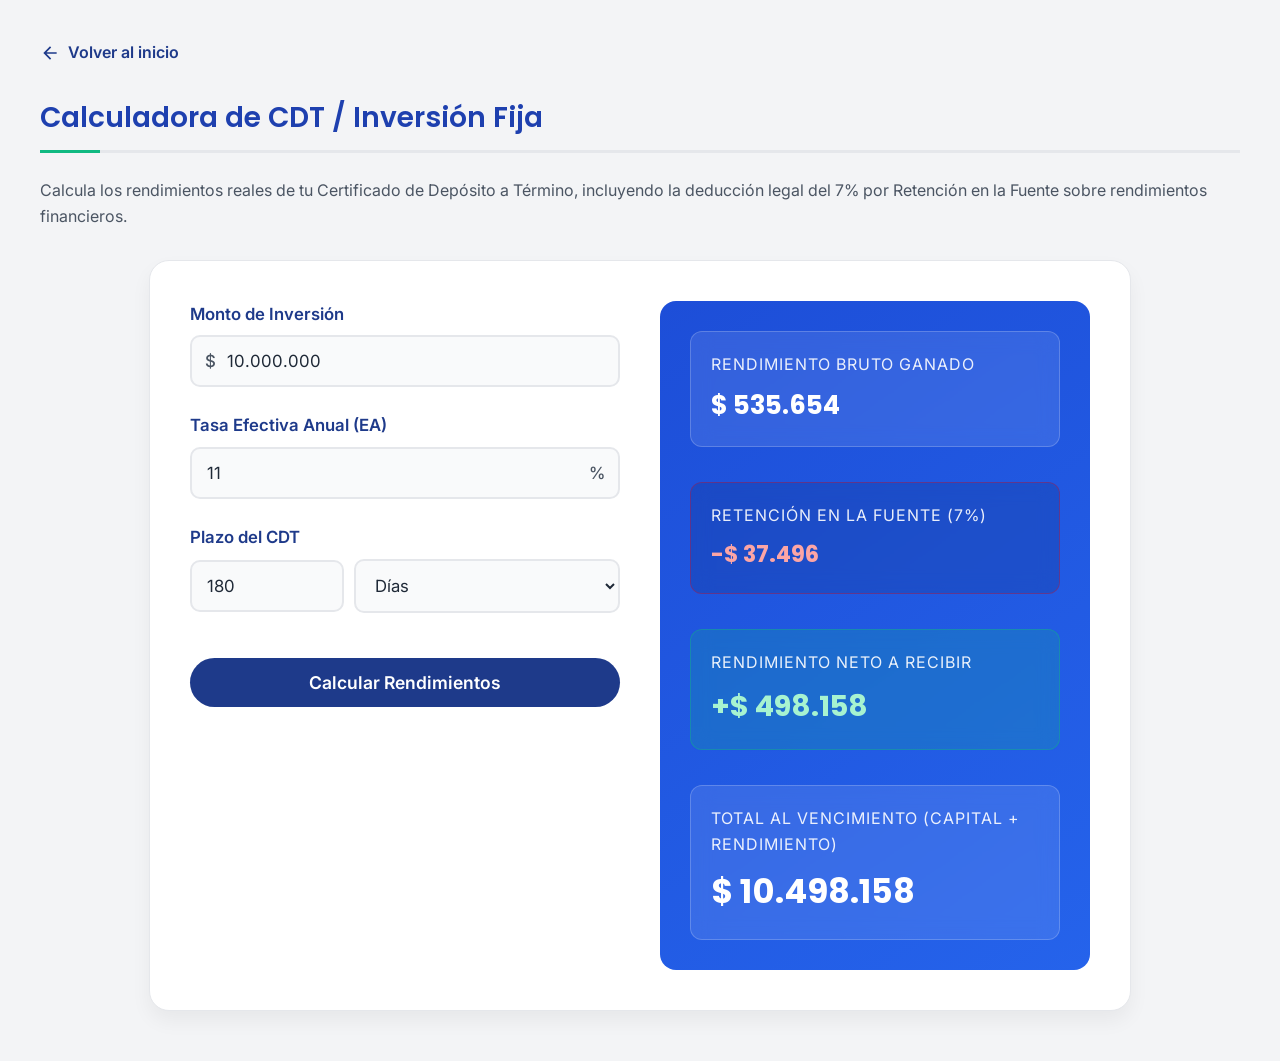
<file: calculators/cdt_calculator.html>
<!DOCTYPE html>
<html lang="es">

<head>
    <meta charset="UTF-8">
    <meta name="viewport" content="width=device-width, initial-scale=1.0">
    <title>Calculadora de CDT - Finanzas Personales</title>
    <link href="../assets/style.css" rel="stylesheet">
</head>

<body>

    <div class="container" style="padding-top: 40px;">
        <a href="../index.html" class="back-link">
            <svg viewBox="0 0 24 24">
                <path d="M20 11H7.83l5.59-5.59L12 4l-8 8 8 8 1.41-1.41L7.83 13H20v-2z"/>
            </svg>
            Volver al inicio
        </a>

        <h2 class="section-title" style="margin-top: 0;">Calculadora de CDT / Inversión Fija</h2>
        <p style="color: var(--text-muted); margin-bottom: 30px;">Calcula los rendimientos reales de tu Certificado de Depósito a Término, incluyendo la deducción legal del 7% por Retención en la Fuente sobre rendimientos financieros.</p>
        
        <div class="calculator-container" style="grid-template-columns: 1fr 1fr;">
            <div class="calculator-form">
                
                <div class="input-group">
                    <label for="investmentAmount">Monto de Inversión</label>
                    <div class="input-wrapper">
                        <span class="input-prefix">$</span>
                        <input type="text" id="investmentAmount" value="10.000.000" class="input-with-prefix">
                    </div>
                </div>

                <div class="input-group">
                    <label for="interestEA">Tasa Efectiva Anual (EA)</label>
                    <div class="input-wrapper">
                        <input type="number" id="interestEA" value="11" step="0.1" class="input-with-suffix">
                        <span class="input-suffix">%</span>
                    </div>
                </div>

                <div class="input-group">
                    <label for="term">Plazo del CDT</label>
                    <div class="input-wrapper" style="display: flex; gap: 10px;">
                        <div style="flex: 1;">
                            <input type="number" id="term" value="180">
                        </div>
                        <select id="termType" style="flex: 1.5;">
                            <option value="days">Días</option>
                            <option value="months">Meses</option>
                        </select>
                    </div>
                </div>
                
                <button id="calculateBtn" class="btn" style="margin-top: 20px;">Calcular Rendimientos</button>
            </div>

            <div class="results-panel" style="justify-content: flex-start; gap: 15px; background: linear-gradient(145deg, #1d4ed8, #2563eb);">
                <div class="result-card">
                    <div class="result-title">Rendimiento Bruto Ganado</div>
                    <div class="result-value" id="grossYieldResult" style="font-size: 1.6rem;">$0</div>
                </div>
                <div class="result-card" style="border-color: rgba(255,0,0,0.3); background: rgba(0,0,0,0.1);">
                    <div class="result-title">Retención en la Fuente (7%)</div>
                    <div class="result-value" id="taxResult" style="font-size: 1.4rem; color: #fca5a5;">-$0</div>
                </div>
                <div class="result-card highlight" style="background: rgba(16, 185, 129, 0.2); border-color: rgba(16, 185, 129, 0.4);">
                    <div class="result-title">Rendimiento Neto a Recibir</div>
                    <div class="result-value" id="netYieldResult" style="font-size: 1.8rem; color: #a7f3d0;">+$0</div>
                </div>
                <div class="result-card" style="margin-top: auto;">
                    <div class="result-title">Total al Vencimiento (Capital + Rendimiento)</div>
                    <div class="result-value" id="totalMaturityResult" style="font-size: 2.1rem; font-weight: bold;">$0</div>
                </div>
            </div>
        </div>
    </div>

    <script>
        document.addEventListener('DOMContentLoaded', () => {
            const investmentAmountInput = document.getElementById('investmentAmount');
            const interestEAInput = document.getElementById('interestEA');
            const termInput = document.getElementById('term');
            const termTypeSelect = document.getElementById('termType');
            const calculateBtn = document.getElementById('calculateBtn');

            const grossYieldResult = document.getElementById('grossYieldResult');
            const taxResult = document.getElementById('taxResult');
            const netYieldResult = document.getElementById('netYieldResult');
            const totalMaturityResult = document.getElementById('totalMaturityResult');

            // Format number as currency
            const formatCurrency = (amount) => {
                return new Intl.NumberFormat('es-CO', {
                    style: 'currency',
                    currency: 'COP',
                    minimumFractionDigits: 0,
                    maximumFractionDigits: 0
                }).format(amount);
            };

            // Input formatting
            const setupNumberInput = (inputEl) => {
                inputEl.addEventListener('input', (e) => {
                    let value = e.target.value.replace(/\D/g, '');
                    if (value === '') {
                        e.target.value = '';
                        return;
                    }
                    const numValue = parseInt(value, 10);
                    e.target.value = new Intl.NumberFormat('es-CO').format(numValue);
                });
            };

            setupNumberInput(investmentAmountInput);

            // Get numeric value
            const getNum = (inputEl) => {
                const val = inputEl.value.replace(/\D/g, '');
                return val ? parseInt(val, 10) : 0;
            };

            const calculateCDT = () => {
                const principal = getNum(investmentAmountInput);
                const rateEA = parseFloat(interestEAInput.value);
                const termValue = parseInt(termInput.value, 10);

                if (isNaN(rateEA) || isNaN(termValue) || principal <= 0 || rateEA < 0 || termValue <= 0) {
                    alert('Por favor, ingrese valores válidos.');
                    return;
                }

                // Cálculo de interés compuesto diario/mensual
                const ea = rateEA / 100;
                let days = termTypeSelect.value === 'days' ? termValue : termValue * 30; // base 360 días
                
                // Fórmula: Capital * ((1 + EA)^(dias/360) - 1)
                const grossYield = principal * (Math.pow(1 + ea, days / 360) - 1);
                
                // Retefuente 7% sobre rendimientos financieros (Ley colombiana)
                const tax = grossYield * 0.07;
                
                const netYield = grossYield - tax;
                const totalMaturity = principal + netYield;

                grossYieldResult.textContent = formatCurrency(grossYield);
                taxResult.textContent = "-" + formatCurrency(tax);
                netYieldResult.textContent = "+" + formatCurrency(netYield);
                totalMaturityResult.textContent = formatCurrency(totalMaturity);
            };

            calculateBtn.addEventListener('click', calculateCDT);

            // Init
            calculateCDT();
        });
    </script>
</body>

</html>
</file>
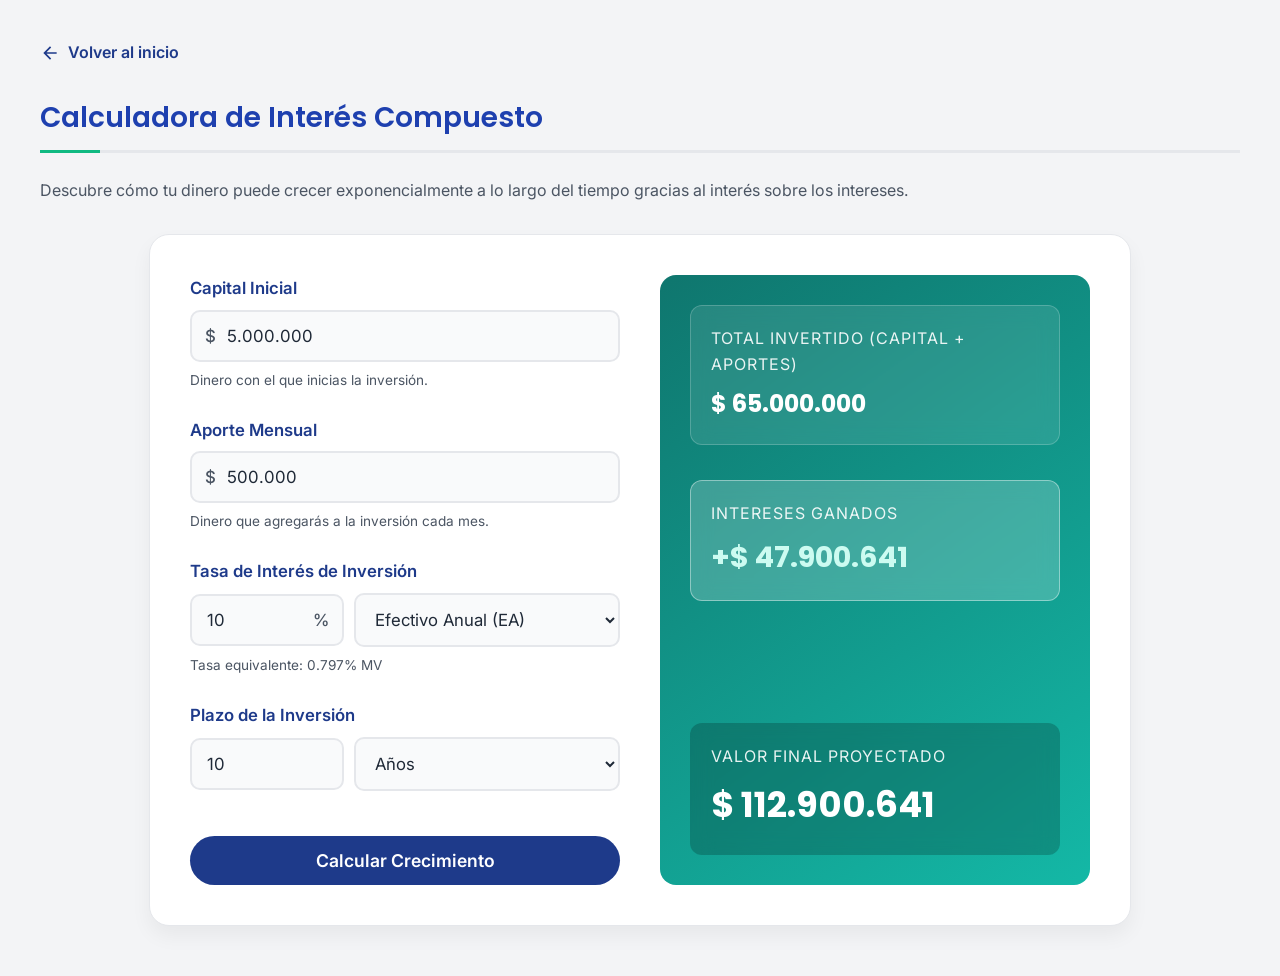
<file: calculators/compound_interest.html>
<!DOCTYPE html>
<html lang="es">

<head>
    <meta charset="UTF-8">
    <meta name="viewport" content="width=device-width, initial-scale=1.0">
    <title>Calculadora de Interés Compuesto - Finanzas Personales</title>
    <link href="../assets/style.css" rel="stylesheet">
</head>

<body>

    <div class="container" style="padding-top: 40px;">
        <a href="../index.html" class="back-link">
            <svg viewBox="0 0 24 24">
                <path d="M20 11H7.83l5.59-5.59L12 4l-8 8 8 8 1.41-1.41L7.83 13H20v-2z"/>
            </svg>
            Volver al inicio
        </a>

        <h2 class="section-title" style="margin-top: 0;">Calculadora de Interés Compuesto</h2>
        <p style="color: var(--text-muted); margin-bottom: 30px;">Descubre cómo tu dinero puede crecer exponencialmente a lo largo del tiempo gracias al interés sobre los intereses.</p>
        
        <div class="calculator-container" style="grid-template-columns: 1fr 1fr;">
            <div class="calculator-form">
                
                <div class="input-group">
                    <label for="initialCapital">Capital Inicial</label>
                    <div class="input-wrapper">
                        <span class="input-prefix">$</span>
                        <input type="text" id="initialCapital" value="5.000.000" class="input-with-prefix">
                    </div>
                    <span class="input-help">Dinero con el que inicias la inversión.</span>
                </div>

                <div class="input-group">
                    <label for="monthlyContribution">Aporte Mensual</label>
                    <div class="input-wrapper">
                        <span class="input-prefix">$</span>
                        <input type="text" id="monthlyContribution" value="500.000" class="input-with-prefix">
                    </div>
                    <span class="input-help">Dinero que agregarás a la inversión cada mes.</span>
                </div>

                <div class="input-group">
                    <label for="interest">Tasa de Interés de Inversión</label>
                    <div class="input-wrapper" style="display: flex; gap: 10px;">
                        <div style="flex: 1; position: relative;">
                            <input type="number" id="interest" value="10" step="0.1" class="input-with-suffix">
                            <span class="input-suffix">%</span>
                        </div>
                        <select id="interestType" style="flex: 1.5;">
                            <option value="EA">Efectivo Anual (EA)</option>
                            <option value="MV">Mensual Vencido (MV)</option>
                        </select>
                    </div>
                    <span class="input-help" id="interestConversionHelp">Tasa equivalente: 0.79% MV</span>
                </div>

                <div class="input-group">
                    <label for="periods">Plazo de la Inversión</label>
                    <div class="input-wrapper" style="display: flex; gap: 10px;">
                        <div style="flex: 1;">
                            <input type="number" id="periods" value="10">
                        </div>
                        <select id="periodType" style="flex: 1.5;">
                            <option value="years">Años</option>
                            <option value="months">Meses</option>
                        </select>
                    </div>
                </div>
                
                <button id="calculateBtn" class="btn" style="margin-top: 20px;">Calcular Crecimiento</button>
            </div>

            <div class="results-panel" style="justify-content: flex-start; gap: 15px; background: linear-gradient(145deg, #0f766e, #14b8a6);">
                <div class="result-card">
                    <div class="result-title">Total Invertido (Capital + Aportes)</div>
                    <div class="result-value" id="totalInvestedResult" style="font-size: 1.5rem;">$0</div>
                </div>
                <div class="result-card highlight" style="background: rgba(255, 255, 255, 0.2); border-color: rgba(255, 255, 255, 0.4);">
                    <div class="result-title">Intereses Ganados</div>
                    <div class="result-value" id="interestEarnedResult" style="font-size: 1.8rem; color: #ccfbf1;">+$0</div>
                </div>
                <div class="result-card" style="margin-top: auto; background: rgba(0, 0, 0, 0.2); border-color: transparent;">
                    <div class="result-title">Valor Final Proyectado</div>
                    <div class="result-value" id="futureValueResult" style="font-size: 2.2rem;">$0</div>
                </div>
            </div>
        </div>
    </div>

    <script>
        document.addEventListener('DOMContentLoaded', () => {
            const initialCapitalInput = document.getElementById('initialCapital');
            const monthlyContributionInput = document.getElementById('monthlyContribution');
            const interestInput = document.getElementById('interest');
            const interestTypeSelect = document.getElementById('interestType');
            const periodsInput = document.getElementById('periods');
            const periodTypeSelect = document.getElementById('periodType');
            const interestConversionHelp = document.getElementById('interestConversionHelp');
            const calculateBtn = document.getElementById('calculateBtn');

            const totalInvestedResult = document.getElementById('totalInvestedResult');
            const interestEarnedResult = document.getElementById('interestEarnedResult');
            const futureValueResult = document.getElementById('futureValueResult');

            // Format number as currency
            const formatCurrency = (amount) => {
                return new Intl.NumberFormat('es-CO', {
                    style: 'currency',
                    currency: 'COP',
                    minimumFractionDigits: 0,
                    maximumFractionDigits: 0
                }).format(amount);
            };

            // Input formatting
            const setupNumberInput = (inputEl) => {
                inputEl.addEventListener('input', (e) => {
                    let value = e.target.value.replace(/\D/g, '');
                    if (value === '') {
                        e.target.value = '';
                        return;
                    }
                    const numValue = parseInt(value, 10);
                    e.target.value = new Intl.NumberFormat('es-CO').format(numValue);
                });
            };

            setupNumberInput(initialCapitalInput);
            setupNumberInput(monthlyContributionInput);

            // Interest conversion helper
            const updateInterestHelpText = () => {
                const rate = parseFloat(interestInput.value);
                if (isNaN(rate)) {
                    interestConversionHelp.textContent = '';
                    return;
                }

                if (interestTypeSelect.value === 'EA') {
                    // EA to MV: MV = ((1 + i_ea)^(1/12)) - 1
                    const i_ea = rate / 100;
                    const mv = (Math.pow(1 + i_ea, 1 / 12) - 1) * 100;
                    interestConversionHelp.textContent = `Tasa equivalente: ${mv.toFixed(3)}% MV`;
                } else {
                    // MV to EA: EA = ((1 + i_m)^12) - 1
                    const i_m = rate / 100;
                    const ea = (Math.pow(1 + i_m, 12) - 1) * 100;
                    interestConversionHelp.textContent = `Tasa equivalente: ${ea.toFixed(3)}% EA`;
                }
            };

            interestInput.addEventListener('input', updateInterestHelpText);
            interestTypeSelect.addEventListener('change', updateInterestHelpText);

            // Get numeric value
            const getNum = (inputEl) => {
                const val = inputEl.value.replace(/\D/g, '');
                return val ? parseInt(val, 10) : 0;
            };

            const calculateCompoundInterest = () => {
                const initialCapital = getNum(initialCapitalInput);
                const monthlyContribution = getNum(monthlyContributionInput);
                let rate = parseFloat(interestInput.value);
                const periodsValue = parseInt(periodsInput.value, 10);

                if (isNaN(rate) || isNaN(periodsValue) || rate < 0 || periodsValue <= 0) {
                    alert('Por favor, ingrese valores válidos.');
                    return;
                }

                // Convert to monthly rate
                let r;
                if (interestTypeSelect.value === 'MV') {
                    r = rate / 100;
                } else {
                    const ea = rate / 100;
                    r = Math.pow(1 + ea, 1 / 12) - 1;
                }

                // Total months
                let n = periodTypeSelect.value === 'years' ? periodsValue * 12 : periodsValue;

                // FV of initial capital: P * (1 + r)^n
                const fvCapital = initialCapital * Math.pow(1 + r, n);

                // FV of periodic contributions (Annuity): PMT * [ ((1 + r)^n - 1) / r ]
                // Assuming contributions are made at the END of each month.
                let fvContributions = 0;
                if (r > 0) {
                    fvContributions = monthlyContribution * ((Math.pow(1 + r, n) - 1) / r);
                } else {
                    fvContributions = monthlyContribution * n;
                }

                const futureValue = fvCapital + fvContributions;
                const totalInvested = initialCapital + (monthlyContribution * n);
                const interestEarned = futureValue - totalInvested;

                totalInvestedResult.textContent = formatCurrency(totalInvested);
                interestEarnedResult.textContent = "+" + formatCurrency(interestEarned);
                futureValueResult.textContent = formatCurrency(futureValue);
            };

            calculateBtn.addEventListener('click', calculateCompoundInterest);

            // Init
            updateInterestHelpText();
            calculateCompoundInterest();
        });
    </script>
</body>

</html>
</file>
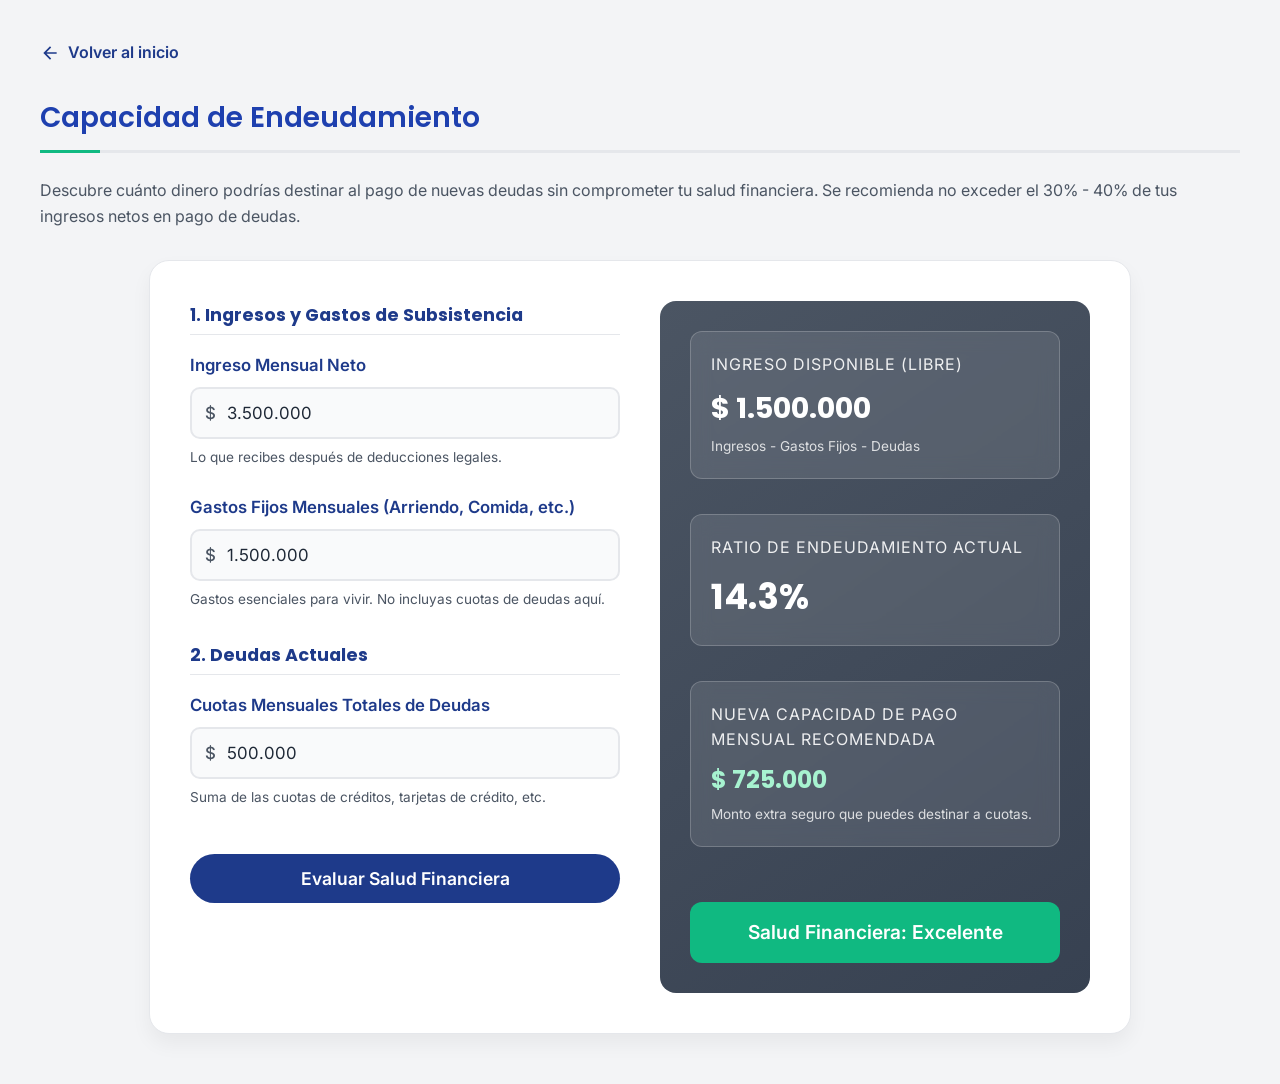
<file: calculators/debt_capacity.html>
<!DOCTYPE html>
<html lang="es">

<head>
    <meta charset="UTF-8">
    <meta name="viewport" content="width=device-width, initial-scale=1.0">
    <title>Capacidad de Endeudamiento - Finanzas Personales</title>
    <link href="../assets/style.css" rel="stylesheet">
    <style>
        .health-indicator {
            padding: 15px;
            border-radius: 12px;
            text-align: center;
            font-weight: 600;
            margin-top: 20px;
            font-size: 1.2rem;
            color: white;
            transition: var(--transition);
        }
        .health-good { background-color: #10b981; }
        .health-warning { background-color: #f59e0b; }
        .health-danger { background-color: #ef4444; }
    </style>
</head>

<body>

    <div class="container" style="padding-top: 40px;">
        <a href="../index.html" class="back-link">
            <svg viewBox="0 0 24 24">
                <path d="M20 11H7.83l5.59-5.59L12 4l-8 8 8 8 1.41-1.41L7.83 13H20v-2z"/>
            </svg>
            Volver al inicio
        </a>

        <h2 class="section-title" style="margin-top: 0;">Capacidad de Endeudamiento</h2>
        <p style="color: var(--text-muted); margin-bottom: 30px;">Descubre cuánto dinero podrías destinar al pago de nuevas deudas sin comprometer tu salud financiera. Se recomienda no exceder el 30% - 40% de tus ingresos netos en pago de deudas.</p>
        
        <div class="calculator-container" style="grid-template-columns: 1fr 1fr;">
            <div class="calculator-form">
                
                <h3 style="font-size: 1.1rem; color: var(--primary-color); border-bottom: 1px solid var(--border-color); padding-bottom: 5px; margin-top: 0;">1. Ingresos y Gastos de Subsistencia</h3>
                <div class="input-group" style="margin-top: 15px;">
                    <label for="netIncome">Ingreso Mensual Neto</label>
                    <div class="input-wrapper">
                        <span class="input-prefix">$</span>
                        <input type="text" id="netIncome" value="3.500.000" class="input-with-prefix">
                    </div>
                    <span class="input-help">Lo que recibes después de deducciones legales.</span>
                </div>

                <div class="input-group">
                    <label for="fixedExpenses">Gastos Fijos Mensuales (Arriendo, Comida, etc.)</label>
                    <div class="input-wrapper">
                        <span class="input-prefix">$</span>
                        <input type="text" id="fixedExpenses" value="1.500.000" class="input-with-prefix">
                    </div>
                    <span class="input-help">Gastos esenciales para vivir. No incluyas cuotas de deudas aquí.</span>
                </div>

                <h3 style="font-size: 1.1rem; color: var(--primary-color); border-bottom: 1px solid var(--border-color); padding-bottom: 5px; margin-top: 30px;">2. Deudas Actuales</h3>
                <div class="input-group" style="margin-top: 15px;">
                    <label for="currentDebts">Cuotas Mensuales Totales de Deudas</label>
                    <div class="input-wrapper">
                        <span class="input-prefix">$</span>
                        <input type="text" id="currentDebts" value="500.000" class="input-with-prefix">
                    </div>
                    <span class="input-help">Suma de las cuotas de créditos, tarjetas de crédito, etc.</span>
                </div>
                
                <button id="calculateBtn" class="btn" style="margin-top: 20px;">Evaluar Salud Financiera</button>
            </div>

            <div class="results-panel" style="justify-content: flex-start; gap: 15px; background: linear-gradient(145deg, #4b5563, #374151);">
                <div class="result-card">
                    <div class="result-title">Ingreso Disponible (Libre)</div>
                    <div class="result-value" id="disposableIncomeResult" style="font-size: 1.8rem;">$0</div>
                    <p style="margin: 5px 0 0; font-size: 0.85rem; opacity: 0.8;">Ingresos - Gastos Fijos - Deudas</p>
                </div>
                <div class="result-card">
                    <div class="result-title">Ratio de Endeudamiento Actual</div>
                    <div class="result-value" id="debtRatioResult" style="font-size: 2.2rem; font-weight: bold;">0%</div>
                </div>
                <div class="result-card highlight" style="background: rgba(255,255,255,0.1); border-color: rgba(255,255,255,0.2);">
                    <div class="result-title">Nueva Capacidad de Pago Mensual Recomendada</div>
                    <div class="result-value" id="availableCapacityResult" style="font-size: 1.5rem;">$0</div>
                    <p style="margin: 5px 0 0; font-size: 0.85rem; opacity: 0.8;">Monto extra seguro que puedes destinar a cuotas.</p>
                </div>
                
                <div id="healthIndicator" class="health-indicator health-good">
                    Salud Financiera Excelente
                </div>
            </div>
        </div>
    </div>

    <script>
        document.addEventListener('DOMContentLoaded', () => {
            const netIncomeInput = document.getElementById('netIncome');
            const fixedExpensesInput = document.getElementById('fixedExpenses');
            const currentDebtsInput = document.getElementById('currentDebts');
            const calculateBtn = document.getElementById('calculateBtn');

            const disposableIncomeResult = document.getElementById('disposableIncomeResult');
            const debtRatioResult = document.getElementById('debtRatioResult');
            const availableCapacityResult = document.getElementById('availableCapacityResult');
            const healthIndicator = document.getElementById('healthIndicator');

            // Format number as currency
            const formatCurrency = (amount) => {
                return new Intl.NumberFormat('es-CO', {
                    style: 'currency',
                    currency: 'COP',
                    minimumFractionDigits: 0,
                    maximumFractionDigits: 0
                }).format(amount);
            };

            // Input formatting
            const setupNumberInput = (inputEl) => {
                inputEl.addEventListener('input', (e) => {
                    let value = e.target.value.replace(/\D/g, '');
                    if (value === '') {
                        e.target.value = '';
                        return;
                    }
                    const numValue = parseInt(value, 10);
                    e.target.value = new Intl.NumberFormat('es-CO').format(numValue);
                });
            };

            setupNumberInput(netIncomeInput);
            setupNumberInput(fixedExpensesInput);
            setupNumberInput(currentDebtsInput);

            // Get numeric value
            const getNum = (inputEl) => {
                const val = inputEl.value.replace(/\D/g, '');
                return val ? parseInt(val, 10) : 0;
            };

            const calculateCapacity = () => {
                const netIncome = getNum(netIncomeInput);
                const fixedExpenses = getNum(fixedExpensesInput);
                const currentDebts = getNum(currentDebtsInput);

                if (netIncome <= 0) {
                    alert('Por favor ingresa un ingreso mensual válido.');
                    return;
                }

                // Disponible real hoy en día
                const disposableIncome = netIncome - fixedExpenses - currentDebts;
                
                // Ratio de endeudamiento (Qué porcentaje del ingreso neto se va en deudas)
                const debtRatio = (currentDebts / netIncome) * 100;
                
                // Capacidad ideal (35% del ingreso neto es el tope recomendado para deudas)
                const maxRecommendedDebtPayment = netIncome * 0.35;
                let availableCapacity = maxRecommendedDebtPayment - currentDebts;
                
                // Si la capacidad disponible es mayor que el ingreso libre, el tope es el ingreso libre real.
                if (availableCapacity > disposableIncome) {
                    availableCapacity = disposableIncome;
                }
                
                if (availableCapacity < 0) availableCapacity = 0;

                // Actualizar UI
                disposableIncomeResult.textContent = formatCurrency(disposableIncome);
                debtRatioResult.textContent = debtRatio.toFixed(1) + '%';
                availableCapacityResult.textContent = formatCurrency(availableCapacity);

                // Indicator
                healthIndicator.classList.remove('health-good', 'health-warning', 'health-danger');
                if (debtRatio <= 30) {
                    healthIndicator.classList.add('health-good');
                    healthIndicator.textContent = "Salud Financiera: Excelente";
                } else if (debtRatio <= 40) {
                    healthIndicator.classList.add('health-warning');
                    healthIndicator.textContent = "Salud Financiera: Alerta (Precaución)";
                } else {
                    healthIndicator.classList.add('health-danger');
                    healthIndicator.textContent = "Salud Financiera: Peligro (Sobreendeudado)";
                }
            };

            calculateBtn.addEventListener('click', calculateCapacity);

            // Init
            calculateCapacity();
        });
    </script>
</body>

</html>
</file>
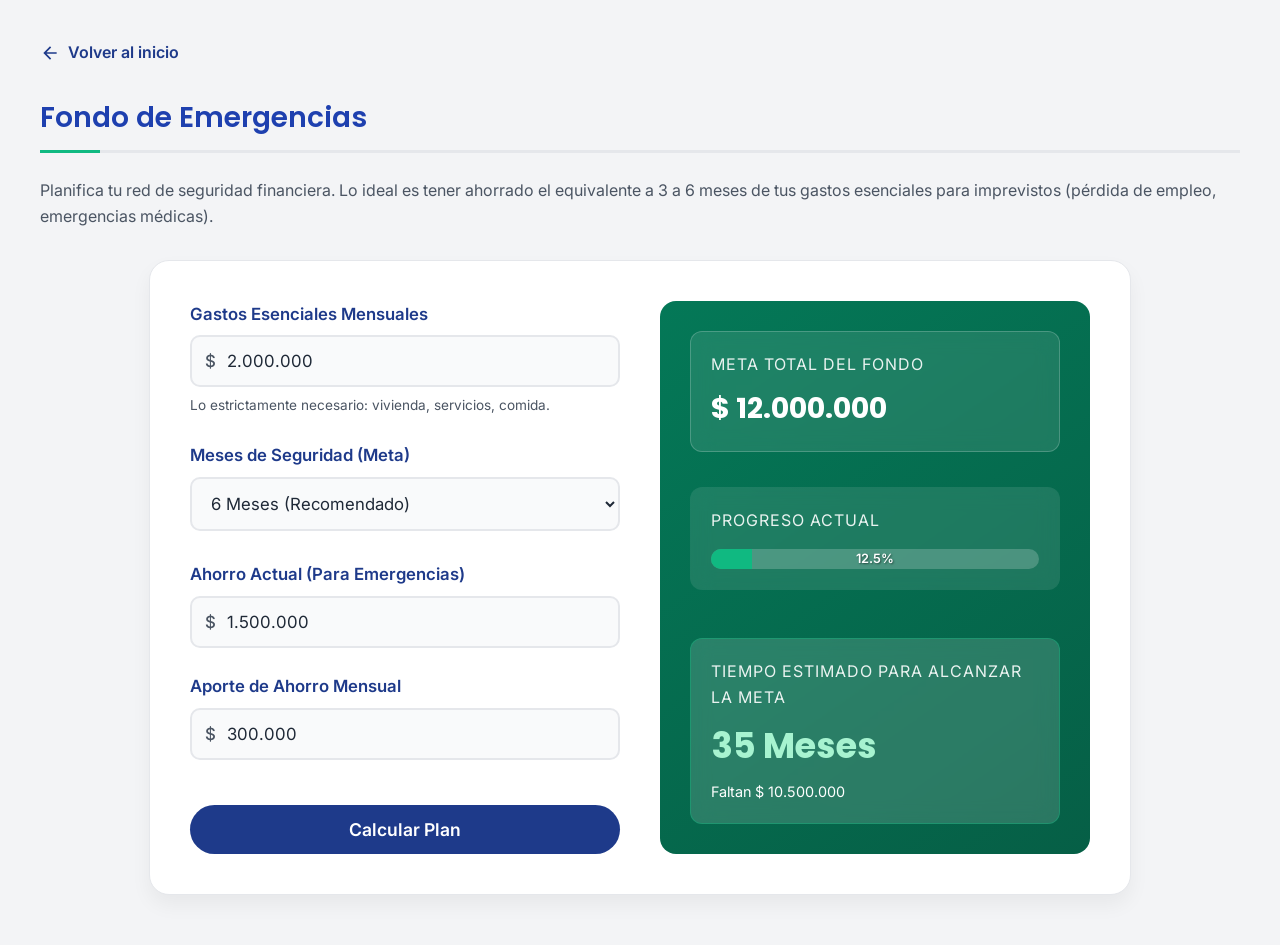
<file: calculators/emergency_fund.html>
<!DOCTYPE html>
<html lang="es">

<head>
    <meta charset="UTF-8">
    <meta name="viewport" content="width=device-width, initial-scale=1.0">
    <title>Fondo de Emergencias - Finanzas Personales</title>
    <link href="../assets/style.css" rel="stylesheet">
    <style>
        .progress-bar-container {
            width: 100%;
            height: 20px;
            background-color: rgba(255, 255, 255, 0.2);
            border-radius: 10px;
            margin-top: 15px;
            overflow: hidden;
            position: relative;
        }
        .progress-bar-fill {
            height: 100%;
            background-color: #10b981;
            width: 0%;
            transition: width 1s ease-in-out;
        }
        .progress-text {
            position: absolute;
            top: 0;
            left: 0;
            width: 100%;
            text-align: center;
            font-size: 0.8rem;
            line-height: 20px;
            font-weight: 600;
            color: white;
            text-shadow: 1px 1px 2px rgba(0,0,0,0.5);
        }
    </style>
</head>

<body>

    <div class="container" style="padding-top: 40px;">
        <a href="../index.html" class="back-link">
            <svg viewBox="0 0 24 24">
                <path d="M20 11H7.83l5.59-5.59L12 4l-8 8 8 8 1.41-1.41L7.83 13H20v-2z"/>
            </svg>
            Volver al inicio
        </a>

        <h2 class="section-title" style="margin-top: 0;">Fondo de Emergencias</h2>
        <p style="color: var(--text-muted); margin-bottom: 30px;">Planifica tu red de seguridad financiera. Lo ideal es tener ahorrado el equivalente a 3 a 6 meses de tus gastos esenciales para imprevistos (pérdida de empleo, emergencias médicas).</p>
        
        <div class="calculator-container" style="grid-template-columns: 1fr 1fr;">
            <div class="calculator-form">
                
                <div class="input-group">
                    <label for="essentialExpenses">Gastos Esenciales Mensuales</label>
                    <div class="input-wrapper">
                        <span class="input-prefix">$</span>
                        <input type="text" id="essentialExpenses" value="2.000.000" class="input-with-prefix">
                    </div>
                    <span class="input-help">Lo estrictamente necesario: vivienda, servicios, comida.</span>
                </div>

                <div class="input-group">
                    <label for="safetyMonths">Meses de Seguridad (Meta)</label>
                    <div class="input-wrapper">
                        <select id="safetyMonths" style="width: 100%;">
                            <option value="3">3 Meses (Mínimo)</option>
                            <option value="6" selected>6 Meses (Recomendado)</option>
                            <option value="12">12 Meses (Muy Seguro)</option>
                        </select>
                    </div>
                </div>

                <div class="input-group" style="margin-top: 30px;">
                    <label for="currentSavings">Ahorro Actual (Para Emergencias)</label>
                    <div class="input-wrapper">
                        <span class="input-prefix">$</span>
                        <input type="text" id="currentSavings" value="1.500.000" class="input-with-prefix">
                    </div>
                </div>

                <div class="input-group">
                    <label for="monthlySavings">Aporte de Ahorro Mensual</label>
                    <div class="input-wrapper">
                        <span class="input-prefix">$</span>
                        <input type="text" id="monthlySavings" value="300.000" class="input-with-prefix">
                    </div>
                </div>
                
                <button id="calculateBtn" class="btn" style="margin-top: 20px;">Calcular Plan</button>
            </div>

            <div class="results-panel" style="justify-content: flex-start; gap: 15px; background: linear-gradient(145deg, #047857, #065f46);">
                <div class="result-card">
                    <div class="result-title">Meta Total del Fondo</div>
                    <div class="result-value" id="targetFundResult" style="font-size: 1.8rem;">$0</div>
                </div>
                
                <div class="result-card" style="background: rgba(255,255,255,0.1); border-color: transparent;">
                    <div class="result-title">Progreso Actual</div>
                    <div class="progress-bar-container">
                        <div class="progress-bar-fill" id="progressBar"></div>
                        <div class="progress-text" id="progressText">0%</div>
                    </div>
                </div>

                <div class="result-card highlight" style="margin-top: auto; background: rgba(255,255,255,0.15);">
                    <div class="result-title">Tiempo Estimado para Alcanzar la Meta</div>
                    <div class="result-value" id="monthsToTargetResult" style="font-size: 2.2rem; color: #a7f3d0;">0 Meses</div>
                    <p id="remainingAmountText" style="margin: 5px 0 0; font-size: 0.9rem;">Faltan $0</p>
                </div>
            </div>
        </div>
    </div>

    <script>
        document.addEventListener('DOMContentLoaded', () => {
            const essentialExpensesInput = document.getElementById('essentialExpenses');
            const safetyMonthsSelect = document.getElementById('safetyMonths');
            const currentSavingsInput = document.getElementById('currentSavings');
            const monthlySavingsInput = document.getElementById('monthlySavings');
            const calculateBtn = document.getElementById('calculateBtn');

            const targetFundResult = document.getElementById('targetFundResult');
            const progressBar = document.getElementById('progressBar');
            const progressText = document.getElementById('progressText');
            const monthsToTargetResult = document.getElementById('monthsToTargetResult');
            const remainingAmountText = document.getElementById('remainingAmountText');

            // Format number as currency
            const formatCurrency = (amount) => {
                return new Intl.NumberFormat('es-CO', {
                    style: 'currency',
                    currency: 'COP',
                    minimumFractionDigits: 0,
                    maximumFractionDigits: 0
                }).format(amount);
            };

            // Input formatting
            const setupNumberInput = (inputEl) => {
                inputEl.addEventListener('input', (e) => {
                    let value = e.target.value.replace(/\D/g, '');
                    if (value === '') {
                        e.target.value = '';
                        return;
                    }
                    const numValue = parseInt(value, 10);
                    e.target.value = new Intl.NumberFormat('es-CO').format(numValue);
                });
            };

            setupNumberInput(essentialExpensesInput);
            setupNumberInput(currentSavingsInput);
            setupNumberInput(monthlySavingsInput);

            // Get numeric value
            const getNum = (inputEl) => {
                const val = inputEl.value.replace(/\D/g, '');
                return val ? parseInt(val, 10) : 0;
            };

            const calculateEmergencyFund = () => {
                const essentialExpenses = getNum(essentialExpensesInput);
                const safetyMonths = parseInt(safetyMonthsSelect.value, 10);
                const currentSavings = getNum(currentSavingsInput);
                const monthlySavings = getNum(monthlySavingsInput);

                if (essentialExpenses <= 0) {
                    alert('Por favor, ingrese un valor de gastos válido.');
                    return;
                }

                const targetFund = essentialExpenses * safetyMonths;
                
                let progressPercent = (currentSavings / targetFund) * 100;
                if (progressPercent > 100) progressPercent = 100;
                
                let remainingAmount = targetFund - currentSavings;
                if (remainingAmount < 0) remainingAmount = 0;

                let monthsToTarget = 0;
                if (remainingAmount > 0) {
                    if (monthlySavings > 0) {
                        monthsToTarget = Math.ceil(remainingAmount / monthlySavings);
                    } else {
                        monthsToTarget = Infinity; // Nunca lo alcanzará si no ahorra
                    }
                }

                // Update UI
                targetFundResult.textContent = formatCurrency(targetFund);
                
                // Progress bar
                setTimeout(() => {
                    progressBar.style.width = progressPercent.toFixed(1) + '%';
                    progressText.textContent = progressPercent.toFixed(1) + '%';
                }, 100); // slight delay for animation
                
                if (remainingAmount === 0) {
                    monthsToTargetResult.textContent = "¡Meta Alcanzada!";
                    remainingAmountText.textContent = "¡Felicidades! Tienes tu fondo completo.";
                } else if (monthsToTarget === Infinity) {
                    monthsToTargetResult.textContent = "Indefinido";
                    monthsToTargetResult.style.fontSize = "1.5rem";
                    remainingAmountText.textContent = `Faltan ${formatCurrency(remainingAmount)} - Debes hacer aportes.`;
                } else {
                    const text = monthsToTarget === 1 ? "1 Mes" : `${monthsToTarget} Meses`;
                    monthsToTargetResult.textContent = text;
                    monthsToTargetResult.style.fontSize = "2.2rem";
                    remainingAmountText.textContent = `Faltan ${formatCurrency(remainingAmount)}`;
                }
            };

            calculateBtn.addEventListener('click', calculateEmergencyFund);

            // Init
            calculateEmergencyFund();
        });
    </script>
</body>

</html>
</file>
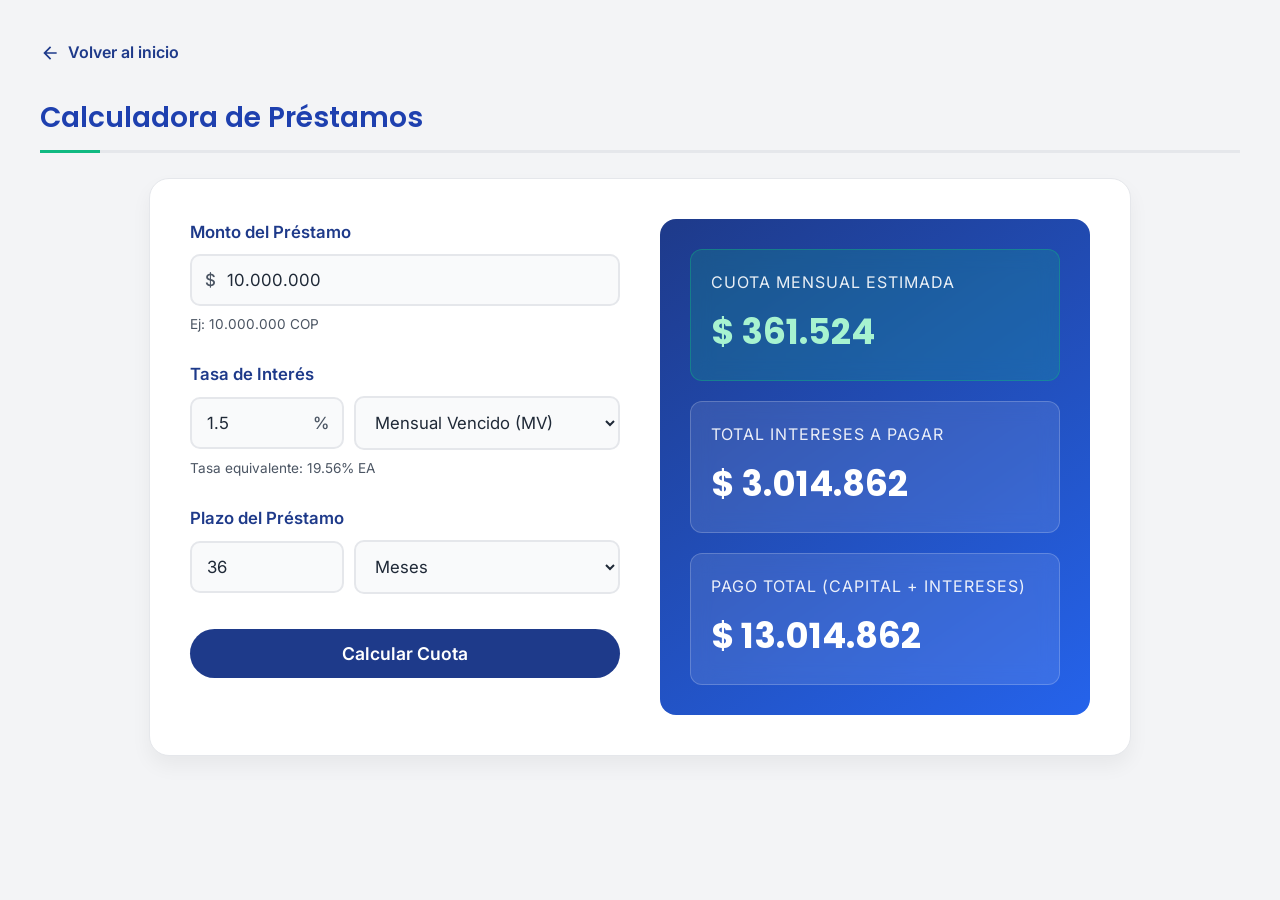
<file: calculators/loan_payment.html>
<!DOCTYPE html>
<html lang="es">

<head>
    <meta charset="UTF-8">
    <meta name="viewport" content="width=device-width, initial-scale=1.0">
    <title>Calculadora de Préstamos - Finanzas Personales</title>
    <link href="../assets/style.css" rel="stylesheet">
</head>

<body>

    <div class="container" style="padding-top: 40px;">
        <a href="../index.html" class="back-link">
            <svg viewBox="0 0 24 24">
                <path d="M20 11H7.83l5.59-5.59L12 4l-8 8 8 8 1.41-1.41L7.83 13H20v-2z"/>
            </svg>
            Volver al inicio
        </a>

        <h2 class="section-title" style="margin-top: 0;">Calculadora de Préstamos</h2>
        
        <div class="calculator-container">
            <div class="calculator-form">
                <div class="input-group">
                    <label for="principal">Monto del Préstamo</label>
                    <div class="input-wrapper">
                        <span class="input-prefix">$</span>
                        <input type="text" id="principal" value="10.000.000" class="input-with-prefix">
                    </div>
                    <span class="input-help">Ej: 10.000.000 COP</span>
                </div>

                <div class="input-group">
                    <label for="interest">Tasa de Interés</label>
                    <div class="input-wrapper" style="display: flex; gap: 10px;">
                        <div style="flex: 1; position: relative;">
                            <input type="number" id="interest" value="1.5" step="0.01" class="input-with-suffix">
                            <span class="input-suffix">%</span>
                        </div>
                        <select id="interestType" style="flex: 1.5;">
                            <option value="MV">Mensual Vencido (MV)</option>
                            <option value="EA">Efectivo Anual (EA)</option>
                        </select>
                    </div>
                    <span class="input-help" id="interestConversionHelp">Tasa equivalente: 19.56% EA</span>
                </div>

                <div class="input-group">
                    <label for="periods">Plazo del Préstamo</label>
                    <div class="input-wrapper" style="display: flex; gap: 10px;">
                        <div style="flex: 1;">
                            <input type="number" id="periods" value="36">
                        </div>
                        <select id="periodType" style="flex: 1.5;">
                            <option value="months">Meses</option>
                            <option value="years">Años</option>
                        </select>
                    </div>
                </div>
                
                <button id="calculateBtn" class="btn" style="margin-top: 10px;">Calcular Cuota</button>
            </div>

            <div class="results-panel">
                <div class="result-card highlight">
                    <div class="result-title">Cuota Mensual Estimada</div>
                    <div class="result-value" id="monthlyPayment">$0</div>
                </div>
                <div class="result-card">
                    <div class="result-title">Total Intereses a Pagar</div>
                    <div class="result-value" id="totalInterest">$0</div>
                </div>
                <div class="result-card">
                    <div class="result-title">Pago Total (Capital + Intereses)</div>
                    <div class="result-value" id="totalPayment">$0</div>
                </div>
            </div>
        </div>
    </div>

    <script>
        document.addEventListener('DOMContentLoaded', () => {
            const principalInput = document.getElementById('principal');
            const interestInput = document.getElementById('interest');
            const interestTypeSelect = document.getElementById('interestType');
            const periodsInput = document.getElementById('periods');
            const periodTypeSelect = document.getElementById('periodType');
            const calculateBtn = document.getElementById('calculateBtn');
            const interestConversionHelp = document.getElementById('interestConversionHelp');

            const monthlyPaymentEl = document.getElementById('monthlyPayment');
            const totalInterestEl = document.getElementById('totalInterest');
            const totalPaymentEl = document.getElementById('totalPayment');

            // Format number as currency (COP)
            const formatCurrency = (amount) => {
                return new Intl.NumberFormat('es-CO', {
                    style: 'currency',
                    currency: 'COP',
                    minimumFractionDigits: 0,
                    maximumFractionDigits: 0
                }).format(amount);
            };

            // Format principal input dynamically
            principalInput.addEventListener('input', (e) => {
                let value = e.target.value.replace(/\D/g, '');
                if (value === '') {
                    e.target.value = '';
                    return;
                }
                const numValue = parseInt(value, 10);
                e.target.value = new Intl.NumberFormat('es-CO').format(numValue);
            });

            // Handle interest conversion help text
            const updateInterestHelpText = () => {
                const rate = parseFloat(interestInput.value);
                if (isNaN(rate)) {
                    interestConversionHelp.textContent = '';
                    return;
                }

                if (interestTypeSelect.value === 'MV') {
                    // MV to EA: EA = ((1 + i_m)^12) - 1
                    const i_m = rate / 100;
                    const ea = (Math.pow(1 + i_m, 12) - 1) * 100;
                    interestConversionHelp.textContent = `Tasa equivalente: ${ea.toFixed(2)}% EA`;
                } else {
                    // EA to MV: MV = ((1 + i_ea)^(1/12)) - 1
                    const i_ea = rate / 100;
                    const mv = (Math.pow(1 + i_ea, 1 / 12) - 1) * 100;
                    interestConversionHelp.textContent = `Tasa equivalente: ${mv.toFixed(2)}% MV`;
                }
            };

            interestInput.addEventListener('input', updateInterestHelpText);
            interestTypeSelect.addEventListener('change', updateInterestHelpText);

            // Calculation Logic
            const calculateLoan = () => {
                const principalStr = principalInput.value.replace(/\D/g, '');
                const P = parseFloat(principalStr);
                
                let rate = parseFloat(interestInput.value);
                const periodsValue = parseInt(periodsInput.value, 10);

                if (isNaN(P) || isNaN(rate) || isNaN(periodsValue) || P <= 0 || rate < 0 || periodsValue <= 0) {
                    alert('Por favor, ingrese valores válidos.');
                    return;
                }

                // Get monthly rate
                let r;
                if (interestTypeSelect.value === 'MV') {
                    r = rate / 100; // Monthly rate
                } else {
                    // Convert EA to MV
                    const ea = rate / 100;
                    r = Math.pow(1 + ea, 1 / 12) - 1;
                }

                // Get total months
                let n;
                if (periodTypeSelect.value === 'months') {
                    n = periodsValue;
                } else {
                    n = periodsValue * 12; // Years to months
                }

                let M, totalPayment, totalInterest;

                if (r === 0) {
                    M = P / n;
                    totalPayment = P;
                    totalInterest = 0;
                } else {
                    // Amortization formula: M = P[r(1+r)^n]/[(1+r)^n-1]
                    M = P * (r * Math.pow(1 + r, n)) / (Math.pow(1 + r, n) - 1);
                    totalPayment = M * n;
                    totalInterest = totalPayment - P;
                }

                // Update UI
                monthlyPaymentEl.textContent = formatCurrency(M);
                totalInterestEl.textContent = formatCurrency(totalInterest);
                totalPaymentEl.textContent = formatCurrency(totalPayment);
            };

            calculateBtn.addEventListener('click', calculateLoan);

            // Initialize values and calc once
            updateInterestHelpText();
            calculateLoan();
        });
    </script>
</body>

</html>
</file>
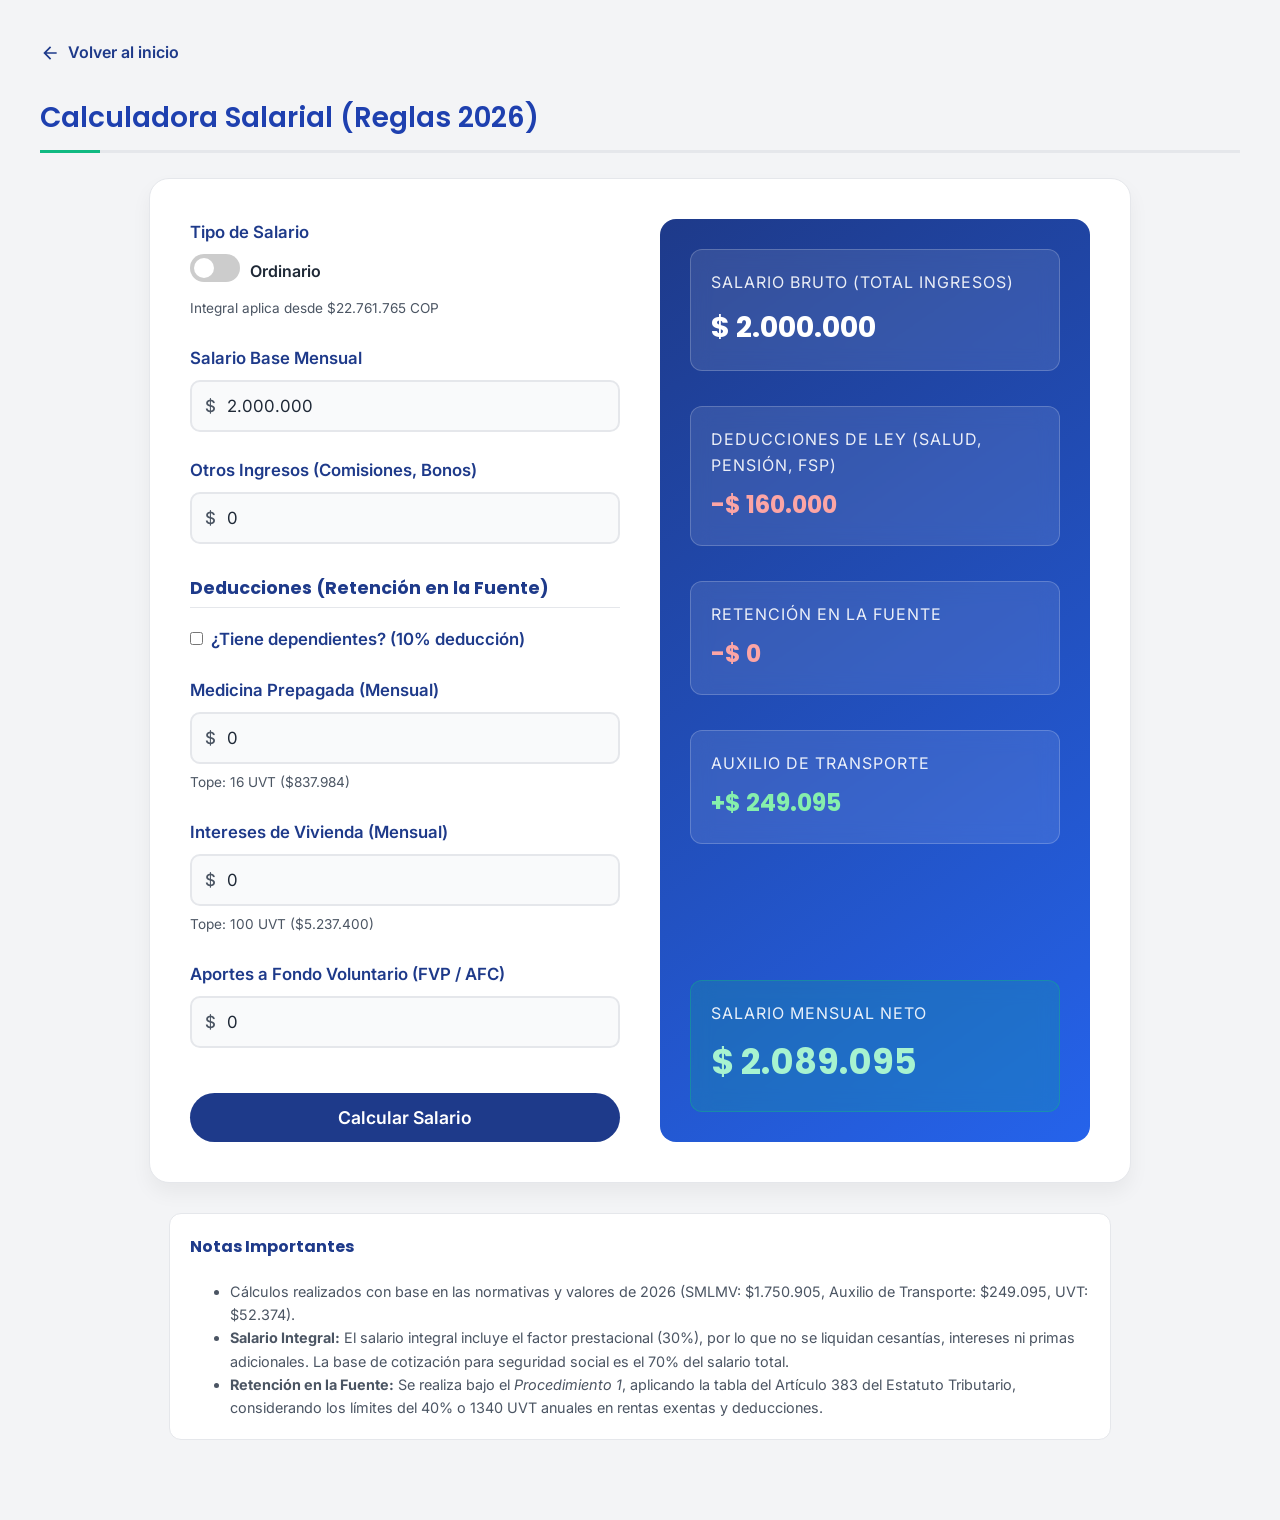
<file: calculators/salary_calculator.html>
<!DOCTYPE html>
<html lang="es">

<head>
    <meta charset="UTF-8">
    <meta name="viewport" content="width=device-width, initial-scale=1.0">
    <title>Calculadora Salarial - Finanzas Personales</title>
    <link href="../assets/style.css" rel="stylesheet">
</head>

<body>

    <div class="container" style="padding-top: 40px;">
        <a href="../index.html" class="back-link">
            <svg viewBox="0 0 24 24">
                <path d="M20 11H7.83l5.59-5.59L12 4l-8 8 8 8 1.41-1.41L7.83 13H20v-2z"/>
            </svg>
            Volver al inicio
        </a>

        <h2 class="section-title" style="margin-top: 0;">Calculadora Salarial (Reglas 2026)</h2>
        
        <div class="calculator-container" style="grid-template-columns: 1fr 1fr;">
            <div class="calculator-form">
                
                <div class="input-group">
                    <label>Tipo de Salario</label>
                    <div class="toggle-container">
                        <label class="toggle-switch">
                            <input type="checkbox" id="salaryTypeToggle">
                            <span class="toggle-slider"></span>
                        </label>
                        <span id="salaryTypeLabel" style="margin-left: 10px; font-weight: 600;">Ordinario</span>
                    </div>
                    <span class="input-help">Integral aplica desde $22.761.765 COP</span>
                </div>

                <div class="input-group">
                    <label for="baseSalary">Salario Base Mensual</label>
                    <div class="input-wrapper">
                        <span class="input-prefix">$</span>
                        <input type="text" id="baseSalary" value="2.000.000" class="input-with-prefix">
                    </div>
                </div>

                <div class="input-group">
                    <label for="otherIncome">Otros Ingresos (Comisiones, Bonos)</label>
                    <div class="input-wrapper">
                        <span class="input-prefix">$</span>
                        <input type="text" id="otherIncome" value="0" class="input-with-prefix">
                    </div>
                </div>

                <h3 style="font-size: 1.1rem; color: var(--primary-color); margin-top: 30px; border-bottom: 1px solid var(--border-color); padding-bottom: 5px;">Deducciones (Retención en la Fuente)</h3>

                <div class="input-group" style="margin-top: 15px;">
                    <label style="display: flex; align-items: center; gap: 8px;">
                        <input type="checkbox" id="hasDependents" style="width: auto; margin: 0;">
                        <span>¿Tiene dependientes? (10% deducción)</span>
                    </label>
                </div>

                <div class="input-group">
                    <label for="prepaidMedicine">Medicina Prepagada (Mensual)</label>
                    <div class="input-wrapper">
                        <span class="input-prefix">$</span>
                        <input type="text" id="prepaidMedicine" value="0" class="input-with-prefix">
                    </div>
                    <span class="input-help">Tope: 16 UVT ($837.984)</span>
                </div>

                <div class="input-group">
                    <label for="housingInterest">Intereses de Vivienda (Mensual)</label>
                    <div class="input-wrapper">
                        <span class="input-prefix">$</span>
                        <input type="text" id="housingInterest" value="0" class="input-with-prefix">
                    </div>
                    <span class="input-help">Tope: 100 UVT ($5.237.400)</span>
                </div>

                <div class="input-group">
                    <label for="voluntaryPension">Aportes a Fondo Voluntario (FVP / AFC)</label>
                    <div class="input-wrapper">
                        <span class="input-prefix">$</span>
                        <input type="text" id="voluntaryPension" value="0" class="input-with-prefix">
                    </div>
                </div>
                
                <button id="calculateBtn" class="btn" style="margin-top: 20px;">Calcular Salario</button>
            </div>

            <div class="results-panel" style="justify-content: flex-start; gap: 15px;">
                <div class="result-card">
                    <div class="result-title">Salario Bruto (Total Ingresos)</div>
                    <div class="result-value" id="grossSalaryResult" style="font-size: 1.8rem;">$0</div>
                </div>
                <div class="result-card">
                    <div class="result-title">Deducciones de Ley (Salud, Pensión, FSP)</div>
                    <div class="result-value" id="lawDeductionsResult" style="font-size: 1.5rem; color: #fca5a5;">-$0</div>
                </div>
                <div class="result-card">
                    <div class="result-title">Retención en la Fuente</div>
                    <div class="result-value" id="taxWithholdingResult" style="font-size: 1.5rem; color: #fca5a5;">-$0</div>
                </div>
                <div class="result-card">
                    <div class="result-title">Auxilio de Transporte</div>
                    <div class="result-value" id="transportSubsidyResult" style="font-size: 1.5rem; color: #86efac;">+$0</div>
                </div>
                <div class="result-card highlight" style="margin-top: auto;">
                    <div class="result-title">Salario Mensual Neto</div>
                    <div class="result-value" id="netSalaryResult">$0</div>
                </div>
            </div>
        </div>
        
        <div style="max-width: 900px; margin: 30px auto; padding: 20px; background: white; border-radius: 12px; border: 1px solid var(--border-color);">
            <h4 style="margin-top: 0; color: var(--primary-color);">Notas Importantes</h4>
            <ul style="font-size: 0.9rem; color: var(--text-muted); margin-bottom: 0;">
                <li>Cálculos realizados con base en las normativas y valores de 2026 (SMLMV: $1.750.905, Auxilio de Transporte: $249.095, UVT: $52.374).</li>
                <li><strong>Salario Integral:</strong> El salario integral incluye el factor prestacional (30%), por lo que no se liquidan cesantías, intereses ni primas adicionales. La base de cotización para seguridad social es el 70% del salario total.</li>
                <li><strong>Retención en la Fuente:</strong> Se realiza bajo el <i>Procedimiento 1</i>, aplicando la tabla del Artículo 383 del Estatuto Tributario, considerando los límites del 40% o 1340 UVT anuales en rentas exentas y deducciones.</li>
            </ul>
        </div>
    </div>

    <script>
        document.addEventListener('DOMContentLoaded', () => {
            // Constants 2026
            const SMLMV = 1750905;
            const AUX_TRANSPORTE = 249095;
            const UVT = 52374;
            const MIN_INTEGRAL = 13 * SMLMV; // 22,761,765

            // Elements
            const salaryTypeToggle = document.getElementById('salaryTypeToggle');
            const salaryTypeLabel = document.getElementById('salaryTypeLabel');
            const baseSalaryInput = document.getElementById('baseSalary');
            const otherIncomeInput = document.getElementById('otherIncome');
            const hasDependentsCheckbox = document.getElementById('hasDependents');
            const prepaidMedicineInput = document.getElementById('prepaidMedicine');
            const housingInterestInput = document.getElementById('housingInterest');
            const voluntaryPensionInput = document.getElementById('voluntaryPension');
            const calculateBtn = document.getElementById('calculateBtn');

            // Result Elements
            const grossSalaryResult = document.getElementById('grossSalaryResult');
            const lawDeductionsResult = document.getElementById('lawDeductionsResult');
            const taxWithholdingResult = document.getElementById('taxWithholdingResult');
            const transportSubsidyResult = document.getElementById('transportSubsidyResult');
            const netSalaryResult = document.getElementById('netSalaryResult');

            // Format number as currency (COP)
            const formatCurrency = (amount) => {
                return new Intl.NumberFormat('es-CO', {
                    style: 'currency',
                    currency: 'COP',
                    minimumFractionDigits: 0,
                    maximumFractionDigits: 0
                }).format(amount);
            };

            // Input formatting
            const setupNumberInput = (inputEl) => {
                inputEl.addEventListener('input', (e) => {
                    let value = e.target.value.replace(/\D/g, '');
                    if (value === '') {
                        e.target.value = '';
                        return;
                    }
                    const numValue = parseInt(value, 10);
                    e.target.value = new Intl.NumberFormat('es-CO').format(numValue);
                    
                    // Auto-toggle integral if base salary is high enough
                    if(inputEl === baseSalaryInput) {
                        if (numValue >= MIN_INTEGRAL && !salaryTypeToggle.checked) {
                            salaryTypeToggle.checked = true;
                            salaryTypeLabel.textContent = "Integral";
                        } else if (numValue < MIN_INTEGRAL && salaryTypeToggle.checked) {
                            salaryTypeToggle.checked = false;
                            salaryTypeLabel.textContent = "Ordinario";
                        }
                    }
                });
            };

            setupNumberInput(baseSalaryInput);
            setupNumberInput(otherIncomeInput);
            setupNumberInput(prepaidMedicineInput);
            setupNumberInput(housingInterestInput);
            setupNumberInput(voluntaryPensionInput);

            salaryTypeToggle.addEventListener('change', () => {
                salaryTypeLabel.textContent = salaryTypeToggle.checked ? "Integral" : "Ordinario";
            });

            // Get numeric value
            const getNum = (inputEl) => {
                const val = inputEl.value.replace(/\D/g, '');
                return val ? parseInt(val, 10) : 0;
            };

            // Calculate Art 383 Table
            const getRetencionArt383 = (baseUVT) => {
                if (baseUVT <= 95) return 0;
                if (baseUVT <= 150) return (baseUVT - 95) * 0.19;
                if (baseUVT <= 360) return (baseUVT - 150) * 0.28 + 10;
                if (baseUVT <= 640) return (baseUVT - 360) * 0.33 + 69;
                if (baseUVT <= 945) return (baseUVT - 640) * 0.35 + 161;
                if (baseUVT <= 2300) return (baseUVT - 945) * 0.37 + 268;
                return (baseUVT - 2300) * 0.39 + 769;
            };

            const calculateSalary = () => {
                const isIntegral = salaryTypeToggle.checked;
                const baseSalary = getNum(baseSalaryInput);
                const otherIncome = getNum(otherIncomeInput);
                
                const grossSalary = baseSalary + otherIncome;
                
                // 1. IBC (Ingreso Base de Cotización)
                let ibc = isIntegral ? grossSalary * 0.7 : grossSalary;
                // Tope IBC es 25 SMLMV
                if (ibc > 25 * SMLMV) ibc = 25 * SMLMV;
                
                // 2. Deducciones de Ley (Salud, Pensión, FSP)
                const salud = ibc * 0.04;
                const pension = ibc * 0.04;
                
                let fsp = 0;
                if (ibc >= 4 * SMLMV) {
                    if (ibc < 16 * SMLMV) fsp = ibc * 0.01;
                    else if (ibc < 17 * SMLMV) fsp = ibc * 0.012;
                    else if (ibc < 18 * SMLMV) fsp = ibc * 0.014;
                    else if (ibc < 19 * SMLMV) fsp = ibc * 0.016;
                    else if (ibc < 20 * SMLMV) fsp = ibc * 0.018;
                    else fsp = ibc * 0.02;
                }
                
                const totalLawDeductions = salud + pension + fsp;

                // 3. Auxilio de transporte
                let transportSubsidy = 0;
                if (!isIntegral && baseSalary <= 2 * SMLMV) {
                    transportSubsidy = AUX_TRANSPORTE;
                }

                // 4. Retención en la Fuente (Procedimiento 1)
                const prepagadaInput = getNum(prepaidMedicineInput);
                const housingInput = getNum(housingInterestInput);
                const voluntarias = getNum(voluntaryPensionInput);
                const hasDependents = hasDependentsCheckbox.checked;

                // INCRGO
                const incrgo = totalLawDeductions + voluntarias;
                const netIncome = grossSalary - incrgo;

                // Deducciones
                const deduccionSalud = Math.min(prepagadaInput, 16 * UVT);
                const deduccionVivienda = Math.min(housingInput, 100 * UVT);
                const deduccionDependientes = hasDependents ? Math.min(grossSalary * 0.1, 32 * UVT) : 0;

                const totalDeducciones = deduccionSalud + deduccionVivienda + deduccionDependientes;

                // Rentas Exentas
                // Renta exenta laboral del 25%
                const baseFor25 = netIncome - totalDeducciones;
                let rentaExenta25 = baseFor25 > 0 ? baseFor25 * 0.25 : 0;
                
                // Limite mensual de renta exenta 25% (790 UVT anual = 65.83 UVT mensual)
                const limit25UVT = 790 / 12 * UVT;
                if (rentaExenta25 > limit25UVT) rentaExenta25 = limit25UVT;

                const totalRentasExentas = rentaExenta25; // Asumiendo AFC y voluntarias ya en INCRGO por simplicidad de la interfaz

                // Limite 40% (o 1340 UVT anual = 111.66 UVT mensual)
                let totalDeduccionesYRentas = totalDeducciones + totalRentasExentas;
                const max40Limit = netIncome * 0.4;
                const maxUVTLimit = (1340 / 12) * UVT;
                const absoluteMaxLimit = Math.min(max40Limit, maxUVTLimit);

                if (totalDeduccionesYRentas > absoluteMaxLimit) {
                    totalDeduccionesYRentas = absoluteMaxLimit;
                }

                // Base Gravable
                const baseGravablePesos = netIncome - totalDeduccionesYRentas;
                
                // Convert to UVT and apply table
                let taxWithholding = 0;
                if (baseGravablePesos > 0) {
                    const baseGravableUVT = baseGravablePesos / UVT;
                    const taxUVT = getRetencionArt383(baseGravableUVT);
                    taxWithholding = Math.round(taxUVT * UVT);
                }

                // 5. Net Salary
                const netSalary = grossSalary - totalLawDeductions - taxWithholding - voluntarias + transportSubsidy;

                // Update UI
                grossSalaryResult.textContent = formatCurrency(grossSalary);
                lawDeductionsResult.textContent = "-" + formatCurrency(totalLawDeductions);
                taxWithholdingResult.textContent = "-" + formatCurrency(taxWithholding);
                transportSubsidyResult.textContent = "+" + formatCurrency(transportSubsidy);
                netSalaryResult.textContent = formatCurrency(netSalary);
            };

            calculateBtn.addEventListener('click', calculateSalary);

            // Initial calculation
            calculateSalary();
        });
    </script>
</body>

</html>
</file>
<file: assets/style.css>
@import url('https://fonts.googleapis.com/css2?family=Poppins:wght@300;400;600&family=Inter:wght@400;500;600;700&display=swap');

/* --- General Styles and Theme --- */
:root {
    --primary-color: #1e3a8a; /* Deep blue for trust */
    --accent-color: #10b981;  /* Emerald green for finance */
    --secondary-color: #2563eb; /* Lighter blue */
    --bg-color: #f3f4f6;
    --card-bg: #ffffff;
    --text-color: #1f2937;
    --text-muted: #4b5563;
    --section-header: #1e40af;
    --shadow: 0 10px 20px rgba(0, 0, 0, 0.05);
    --shadow-hover: 0 15px 30px rgba(0, 0, 0, 0.1);
    --transition: all 0.3s cubic-bezier(0.4, 0, 0.2, 1);
    --border-color: #e5e7eb;
}

body {
    font-family: 'Inter', sans-serif;
    margin: 0;
    padding: 0;
    background-color: var(--bg-color);
    color: var(--text-color);
    line-height: 1.6;
    font-size: 16px;
}

h1, h2, h3, h4, h5, h6 {
    font-family: 'Poppins', sans-serif;
}

/* --- Header --- */
header {
    background: linear-gradient(135deg, var(--primary-color), var(--secondary-color));
    color: white;
    padding: 60px 20px;
    text-align: center;
    margin-bottom: 40px;
    box-shadow: 0 4px 6px rgba(0, 0, 0, 0.1);
    position: relative;
    overflow: hidden;
}

header::before {
    content: '';
    position: absolute;
    top: 0;
    left: 0;
    right: 0;
    bottom: 0;
    background: url('[data-uri]');
    opacity: 0.5;
    pointer-events: none;
}

.header-content {
    display: flex;
    align-items: center;
    justify-content: center;
    flex-wrap: wrap;
    gap: 20px;
    position: relative;
    z-index: 1;
}

.header-icon {
    font-size: 3rem;
    color: var(--accent-color);
    background: white;
    width: 80px;
    height: 80px;
    display: flex;
    align-items: center;
    justify-content: center;
    border-radius: 20px;
    box-shadow: 0 4px 15px rgba(0,0,0,0.1);
}

.header-text {
    text-align: left;
}

@media (max-width: 768px) {
    .header-text {
        text-align: center;
    }
}

header h1 {
    margin: 0;
    font-size: 2.8em;
    font-weight: 700;
    letter-spacing: -0.5px;
}

header p.subtitle {
    font-size: 1.2em;
    opacity: 0.9;
    margin: 10px 0 0 0;
    font-weight: 400;
}

header p.description {
    text-align: center;
    max-width: 800px;
    margin: 20px auto 0;
    color: rgba(255, 255, 255, 0.95);
    font-size: 1.1em;
    position: relative;
    z-index: 1;
}

/* --- Main Container & Grid --- */
.container {
    max-width: 1200px;
    margin: 0 auto;
    padding: 0 20px 50px;
}

.grid {
    display: grid;
    grid-template-columns: repeat(auto-fill, minmax(320px, 1fr));
    gap: 30px;
}

/* --- Section Titles --- */
.section-title {
    grid-column: 1 / -1;
    font-size: 1.75rem;
    color: var(--section-header);
    margin-top: 50px;
    margin-bottom: 25px;
    border-bottom: 3px solid var(--border-color);
    padding-bottom: 10px;
    font-weight: 600;
    position: relative;
}

.section-title::after {
    content: '';
    position: absolute;
    bottom: -3px;
    left: 0;
    width: 60px;
    height: 3px;
    background-color: var(--accent-color);
}

/* --- Cards --- */
.card {
    background-color: var(--card-bg);
    border-radius: 16px;
    overflow: hidden;
    box-shadow: var(--shadow);
    transition: var(--transition);
    position: relative;
    display: flex;
    flex-direction: column;
    border: 1px solid var(--border-color);
}

.card:hover {
    transform: translateY(-8px);
    box-shadow: var(--shadow-hover);
    border-color: rgba(37, 99, 235, 0.2);
}

.card-icon-header {
    height: 140px;
    display: flex;
    align-items: center;
    justify-content: center;
    background: linear-gradient(135deg, #f0fdfa, #ccfbf1);
    position: relative;
}

.card-icon-header.loan-icon {
    background: linear-gradient(135deg, #eff6ff, #dbeafe);
}

.card-icon-header.investment-icon {
    background: linear-gradient(135deg, #f0fdfa, #ccfbf1);
}

.card-icon-header svg {
    width: 70px;
    height: 70px;
    fill: var(--primary-color);
    transition: var(--transition);
}

.card:hover .card-icon-header svg {
    transform: scale(1.1);
}

.card-body {
    padding: 30px 25px;
    flex-grow: 1;
    text-align: center;
}

.badge {
    display: inline-block;
    padding: 6px 12px;
    border-radius: 20px;
    font-size: 0.75rem;
    font-weight: 600;
    margin-bottom: 15px;
    color: white;
    text-transform: uppercase;
    letter-spacing: 0.5px;
}

.badge-finance { background-color: var(--accent-color); }
.badge-planning { background-color: #8b5cf6; }
.badge-future { background-color: #9ca3af; }

.card-title {
    font-size: 1.5em;
    margin: 0 0 15px 0;
    color: var(--primary-color);
    font-weight: 700;
}

.card-text {
    color: var(--text-muted);
    font-size: 0.95em;
    line-height: 1.6;
    margin: 0;
}

.card-footer {
    padding: 0 25px 30px;
    background-color: transparent;
    text-align: center;
}

.btn {
    display: inline-flex;
    align-items: center;
    justify-content: center;
    padding: 14px 28px;
    background-color: var(--primary-color);
    color: white;
    text-decoration: none;
    border-radius: 30px;
    font-weight: 600;
    font-family: 'Inter', sans-serif;
    font-size: 1.1rem;
    transition: var(--transition);
    border: none;
    cursor: pointer;
    width: 100%;
    box-sizing: border-box;
}

.btn:hover {
    background-color: var(--secondary-color);
    transform: translateY(-2px);
    box-shadow: 0 8px 15px rgba(37, 99, 235, 0.2);
}

.btn.disabled {
    background-color: #d1d5db;
    color: #6b7280;
    cursor: not-allowed;
    transform: none;
    box-shadow: none;
}

/* --- Footer --- */
.footer {
    margin-top: 80px;
    text-align: center;
    color: var(--text-muted);
    padding: 40px 20px;
    border-top: 1px solid var(--border-color);
    background: #ffffff;
}

.footer p {
    margin: 5px 0;
}

/* --- Calculator Specific Styles --- */
.calculator-container {
    background: var(--card-bg);
    border-radius: 20px;
    box-shadow: var(--shadow);
    padding: 40px;
    max-width: 900px;
    margin: 0 auto;
    border: 1px solid var(--border-color);
    display: grid;
    grid-template-columns: 1fr 1fr;
    gap: 40px;
}

@media (max-width: 800px) {
    .calculator-container {
        grid-template-columns: 1fr;
        padding: 25px;
    }
}

.input-group {
    margin-bottom: 25px;
}

.input-group label {
    display: block;
    font-weight: 600;
    margin-bottom: 8px;
    color: var(--primary-color);
    font-size: 1.05rem;
}

.input-wrapper {
    position: relative;
    display: flex;
    align-items: center;
}

.input-wrapper input, .input-wrapper select {
    width: 100%;
    padding: 14px 15px;
    border: 2px solid var(--border-color);
    border-radius: 10px;
    font-family: 'Inter', sans-serif;
    font-size: 1.05rem;
    transition: var(--transition);
    background-color: #f9fafb;
    color: var(--text-color);
    box-sizing: border-box;
}

.input-wrapper input:focus, .input-wrapper select:focus {
    outline: none;
    border-color: var(--accent-color);
    background-color: white;
    box-shadow: 0 0 0 4px rgba(16, 185, 129, 0.1);
}

.input-prefix, .input-suffix {
    position: absolute;
    top: 50%;
    transform: translateY(-50%);
    color: var(--text-muted);
    font-weight: 500;
    pointer-events: none;
    font-size: 1.05rem;
}

.input-prefix { left: 15px; }
.input-suffix { right: 15px; }

.input-with-prefix { padding-left: 35px !important; }
.input-with-suffix { padding-right: 35px !important; }

/* Help text below input */
.input-help {
    font-size: 0.85rem;
    color: var(--text-muted);
    margin-top: 8px;
    display: block;
}

/* Results Panel */
.results-panel {
    background: linear-gradient(145deg, var(--primary-color), var(--secondary-color));
    border-radius: 16px;
    padding: 30px;
    color: white;
    display: flex;
    flex-direction: column;
    justify-content: center;
}

.result-card {
    background: rgba(255, 255, 255, 0.1);
    border-radius: 12px;
    padding: 20px;
    margin-bottom: 20px;
    border: 1px solid rgba(255, 255, 255, 0.2);
    backdrop-filter: blur(10px);
}

.result-card:last-child {
    margin-bottom: 0;
}

.result-title {
    font-size: 1rem;
    text-transform: uppercase;
    letter-spacing: 1px;
    opacity: 0.9;
    margin-bottom: 8px;
}

.result-value {
    font-size: 2.2rem;
    font-weight: 700;
    font-family: 'Poppins', sans-serif;
    color: white;
}

.result-card.highlight {
    background: rgba(16, 185, 129, 0.2);
    border-color: rgba(16, 185, 129, 0.4);
}

.result-card.highlight .result-value {
    color: #a7f3d0;
}

.back-link {
    display: inline-flex;
    align-items: center;
    color: var(--primary-color);
    text-decoration: none;
    font-weight: 600;
    margin-bottom: 30px;
    transition: var(--transition);
}

.back-link:hover {
    color: var(--secondary-color);
    transform: translateX(-5px);
}

.back-link svg {
    width: 20px;
    height: 20px;
    margin-right: 8px;
    fill: currentColor;
}

/* --- Toggle Switch --- */
.toggle-container {
    display: flex;
    align-items: center;
    margin-top: 5px;
}

.toggle-switch {
    position: relative;
    display: inline-block;
    width: 50px;
    height: 28px;
}

.toggle-switch input {
    opacity: 0;
    width: 0;
    height: 0;
}

.toggle-slider {
    position: absolute;
    cursor: pointer;
    top: 0;
    left: 0;
    right: 0;
    bottom: 0;
    background-color: #ccc;
    transition: .4s;
    border-radius: 34px;
}

.toggle-slider:before {
    position: absolute;
    content: "";
    height: 20px;
    width: 20px;
    left: 4px;
    bottom: 4px;
    background-color: white;
    transition: .4s;
    border-radius: 50%;
}

input:checked + .toggle-slider {
    background-color: var(--accent-color);
}

input:focus + .toggle-slider {
    box-shadow: 0 0 1px var(--accent-color);
}

input:checked + .toggle-slider:before {
    transform: translateX(22px);
}
</file>
